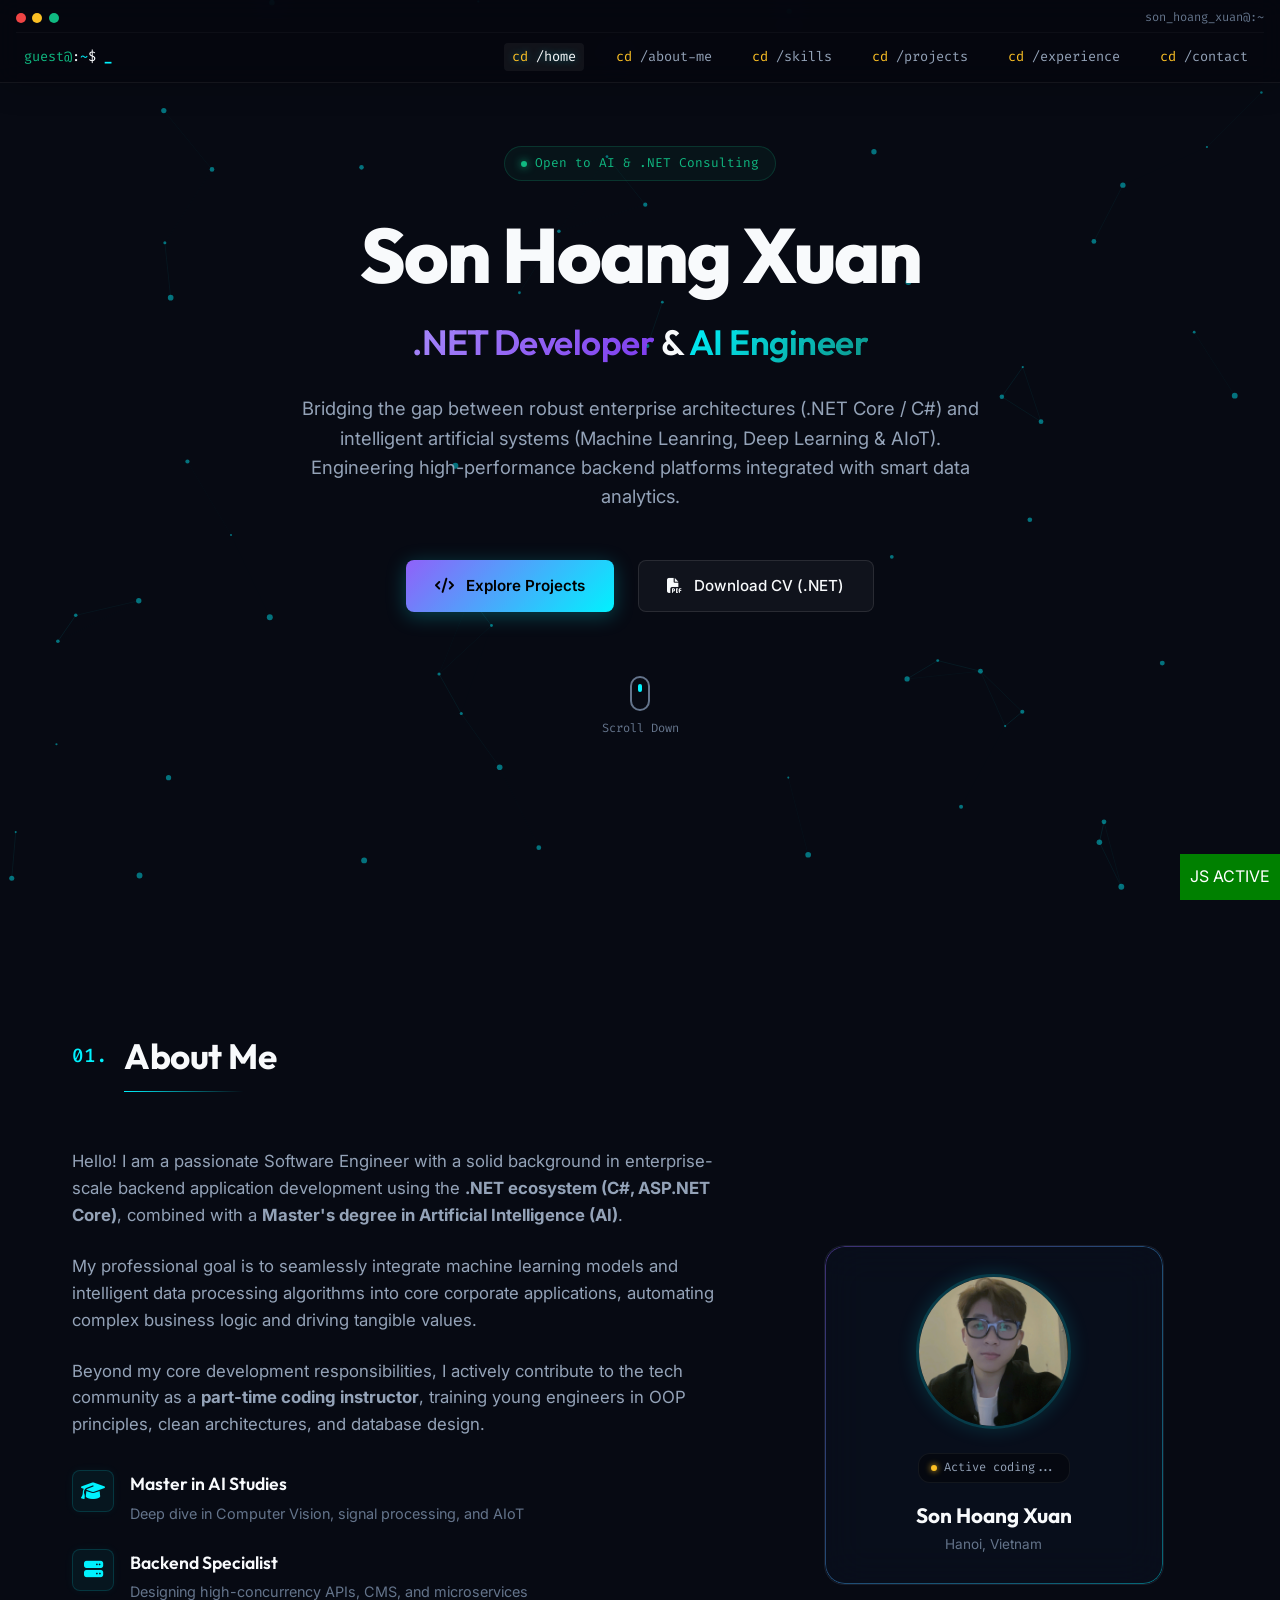
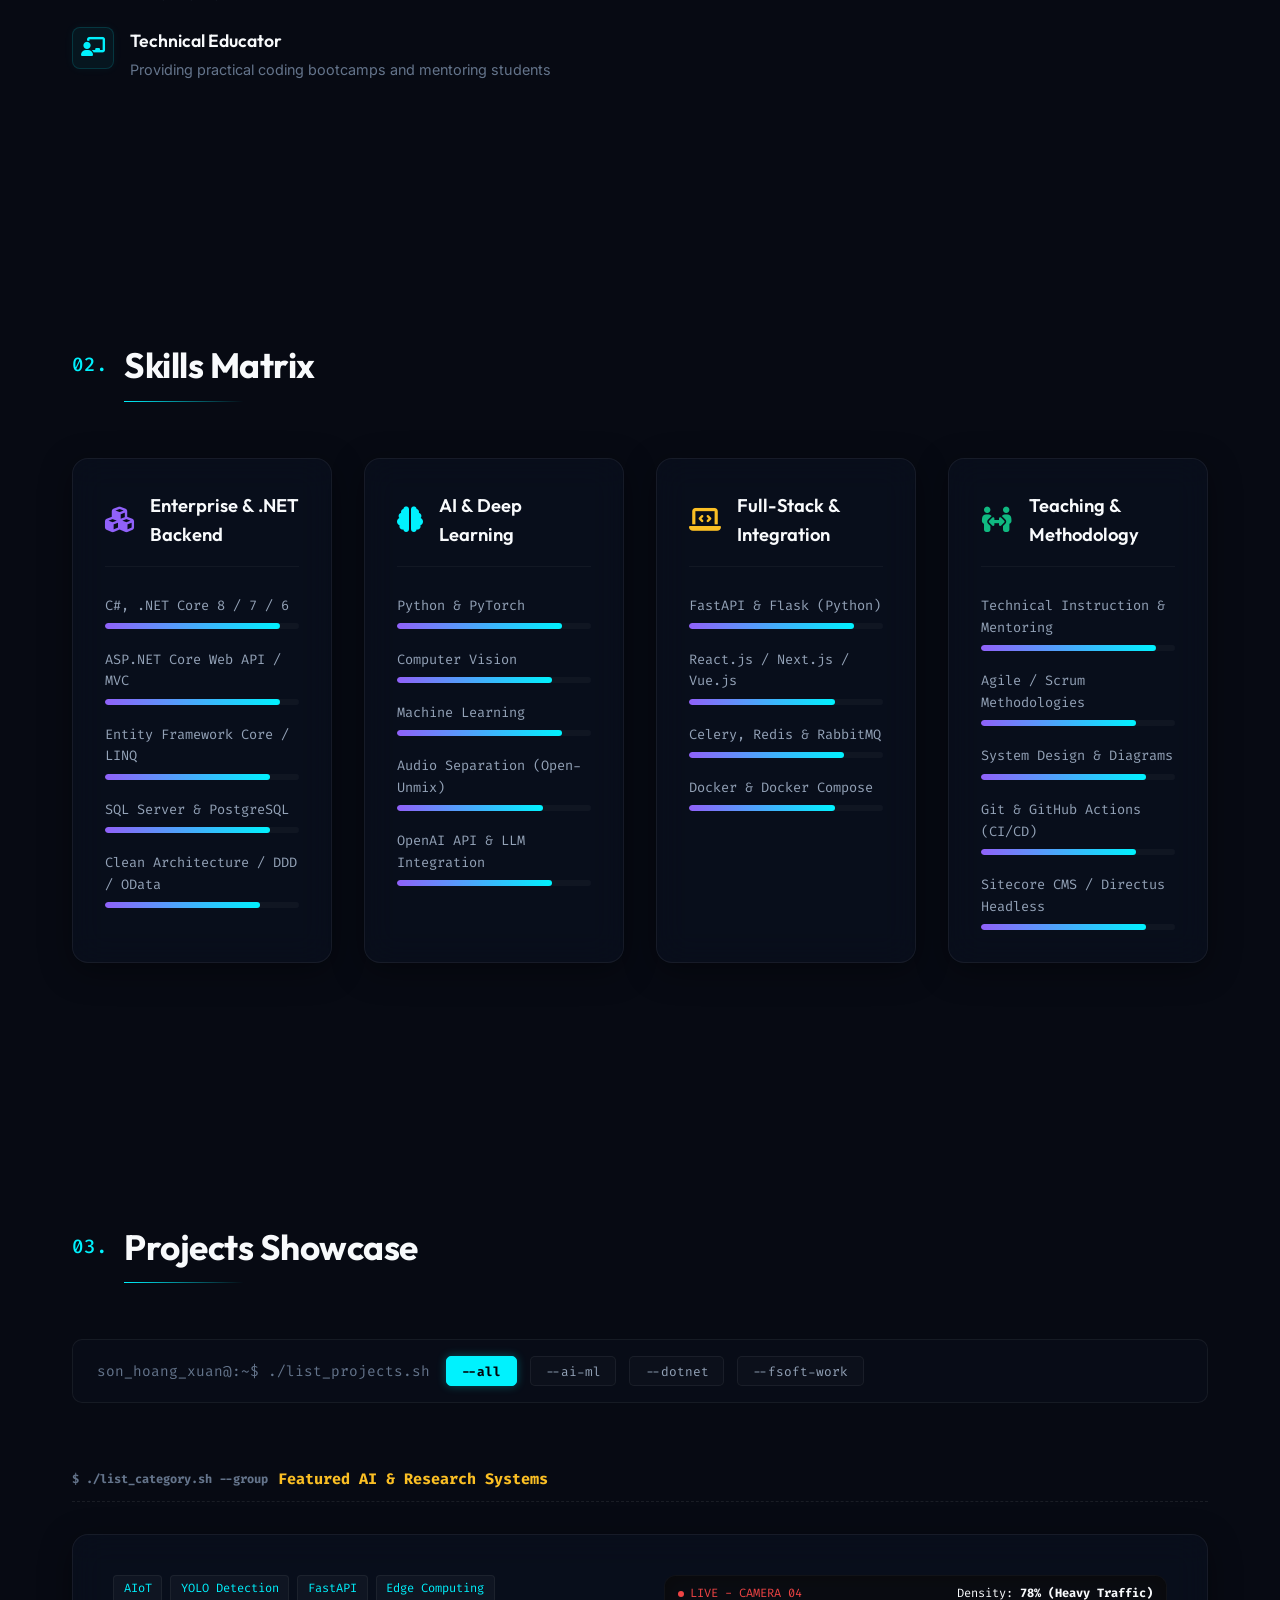
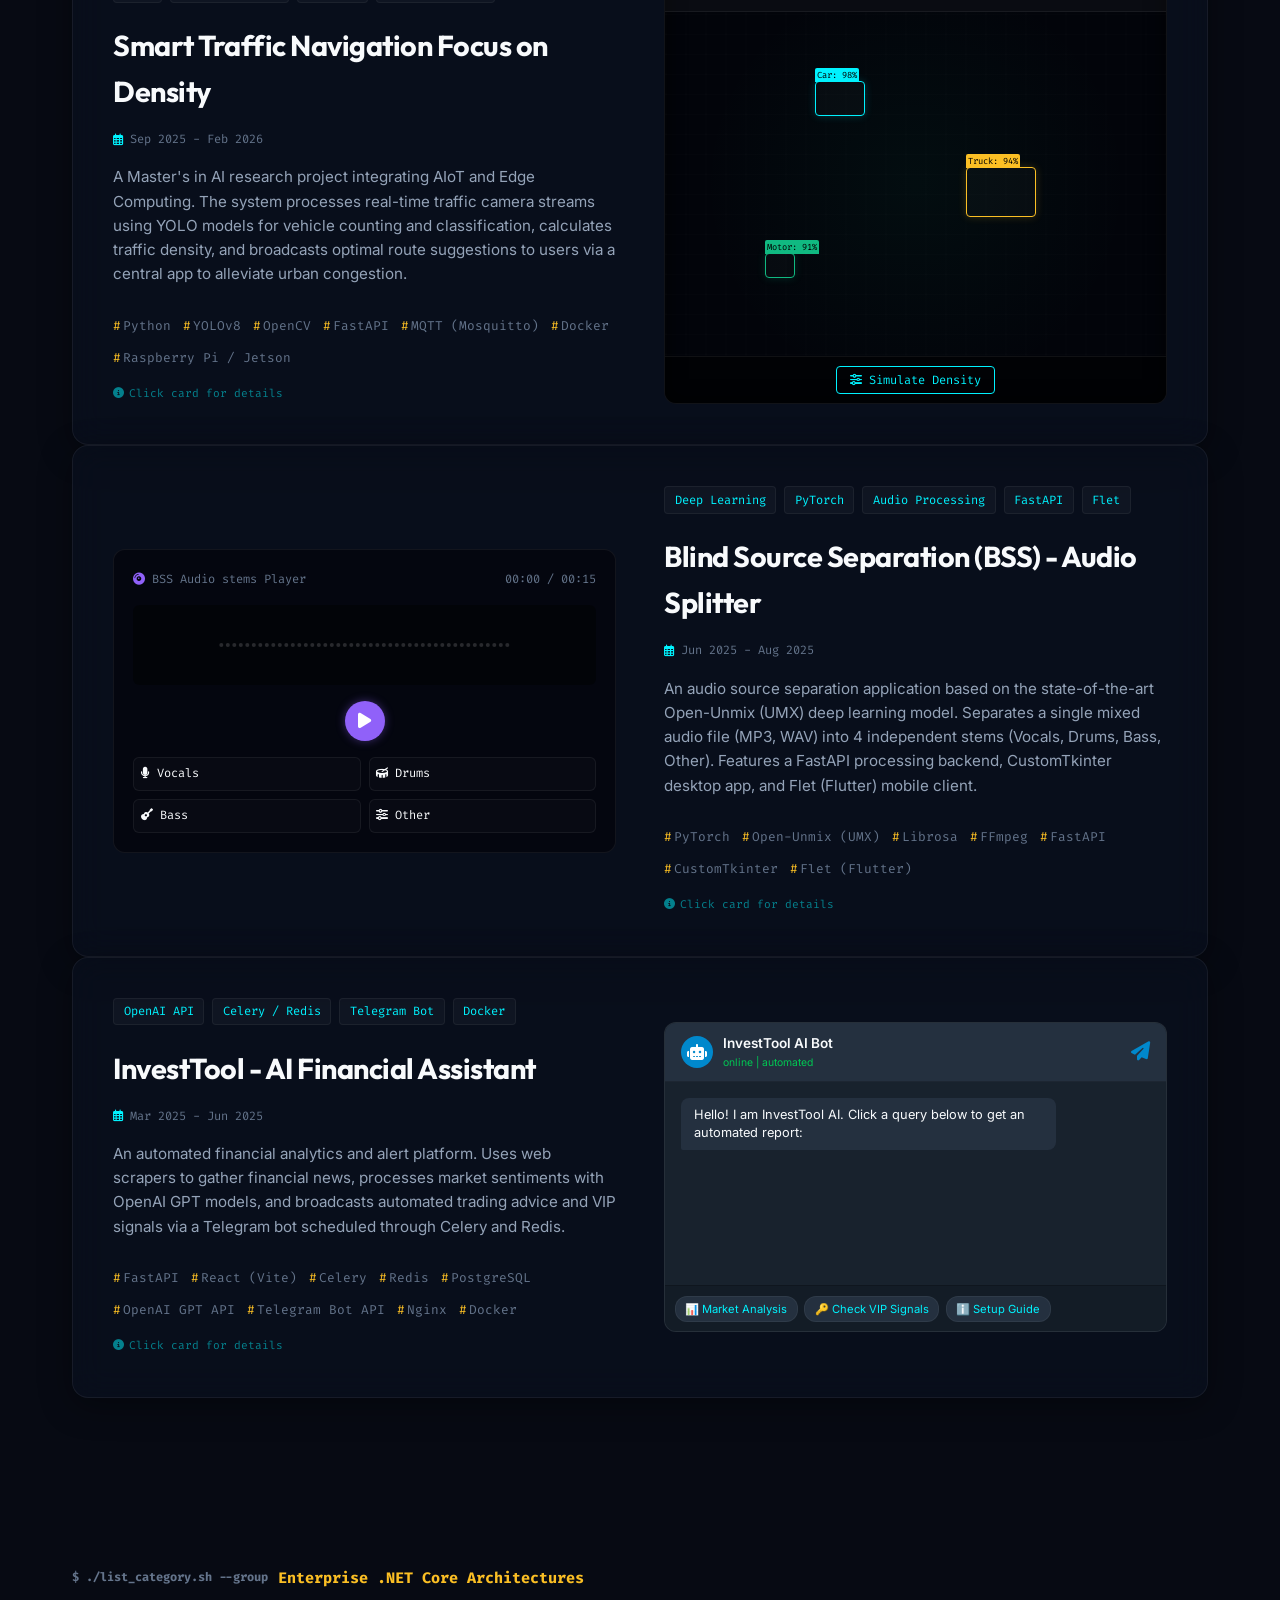
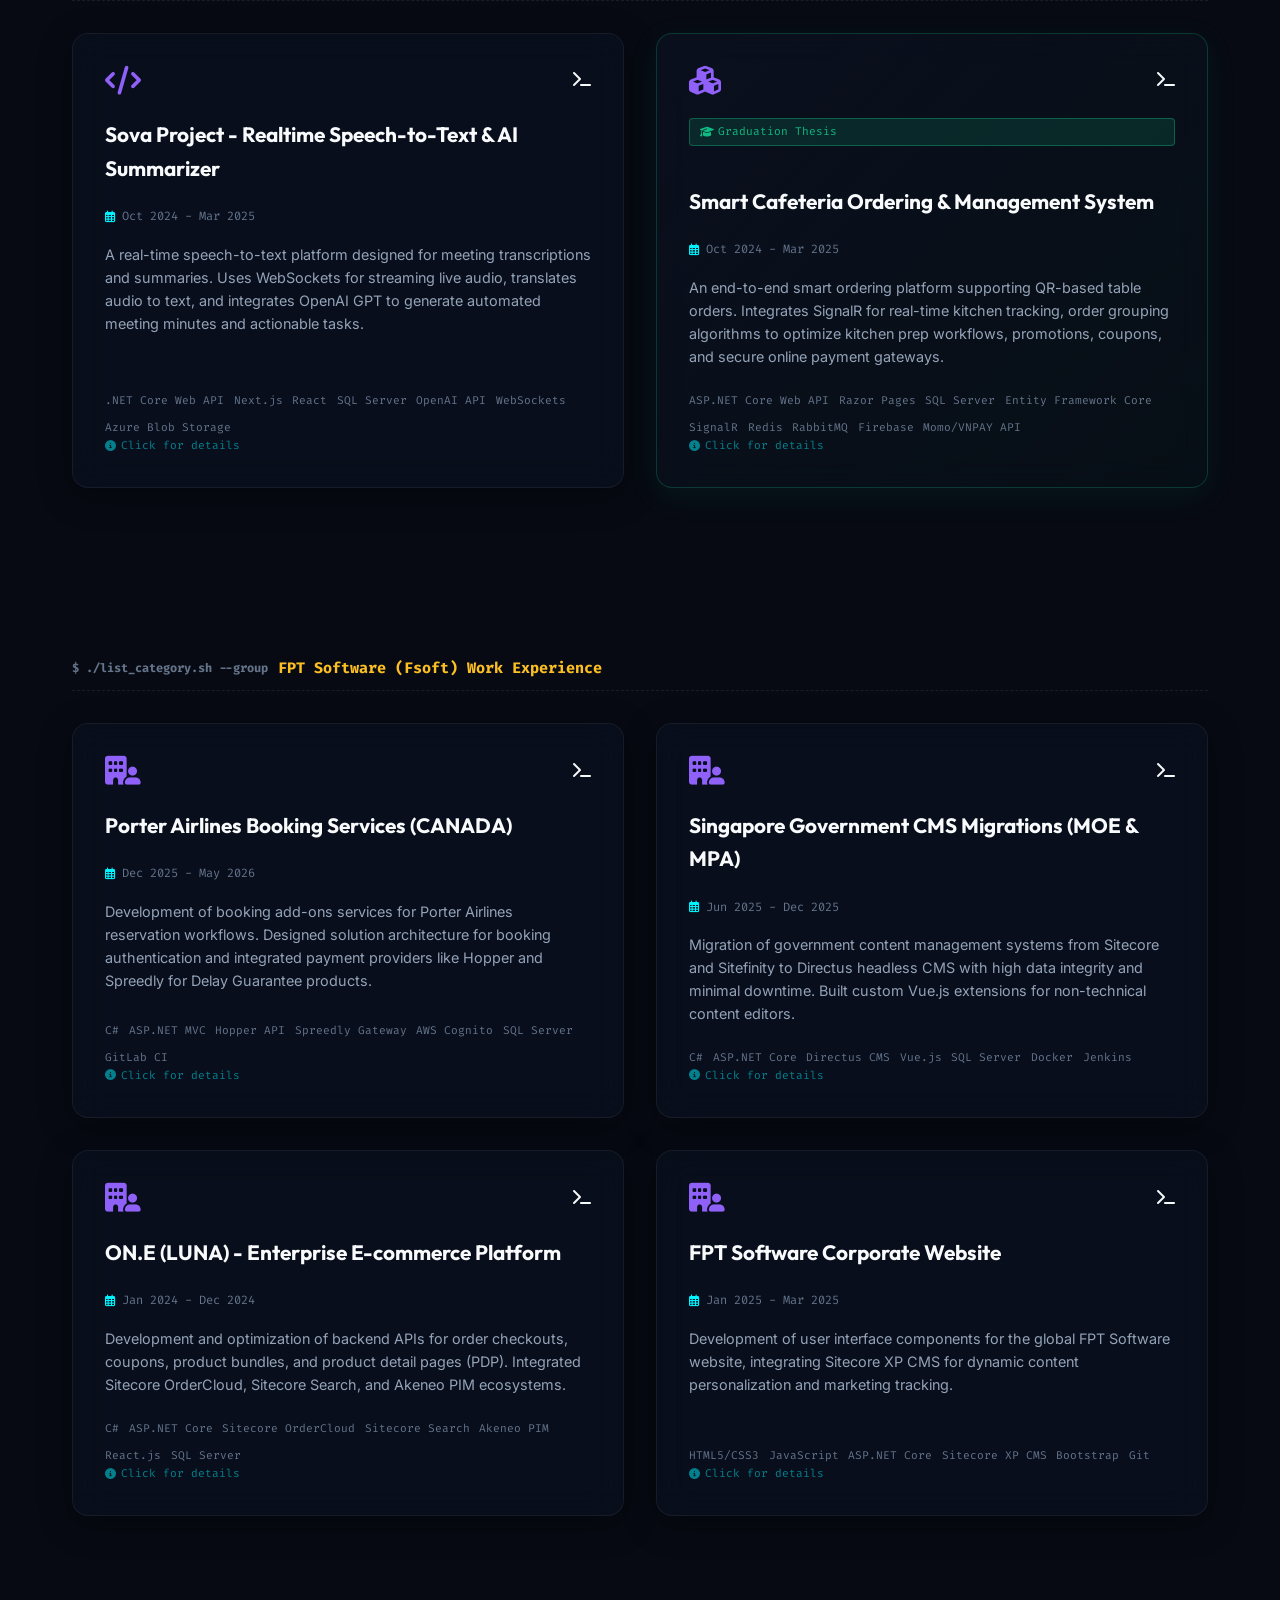
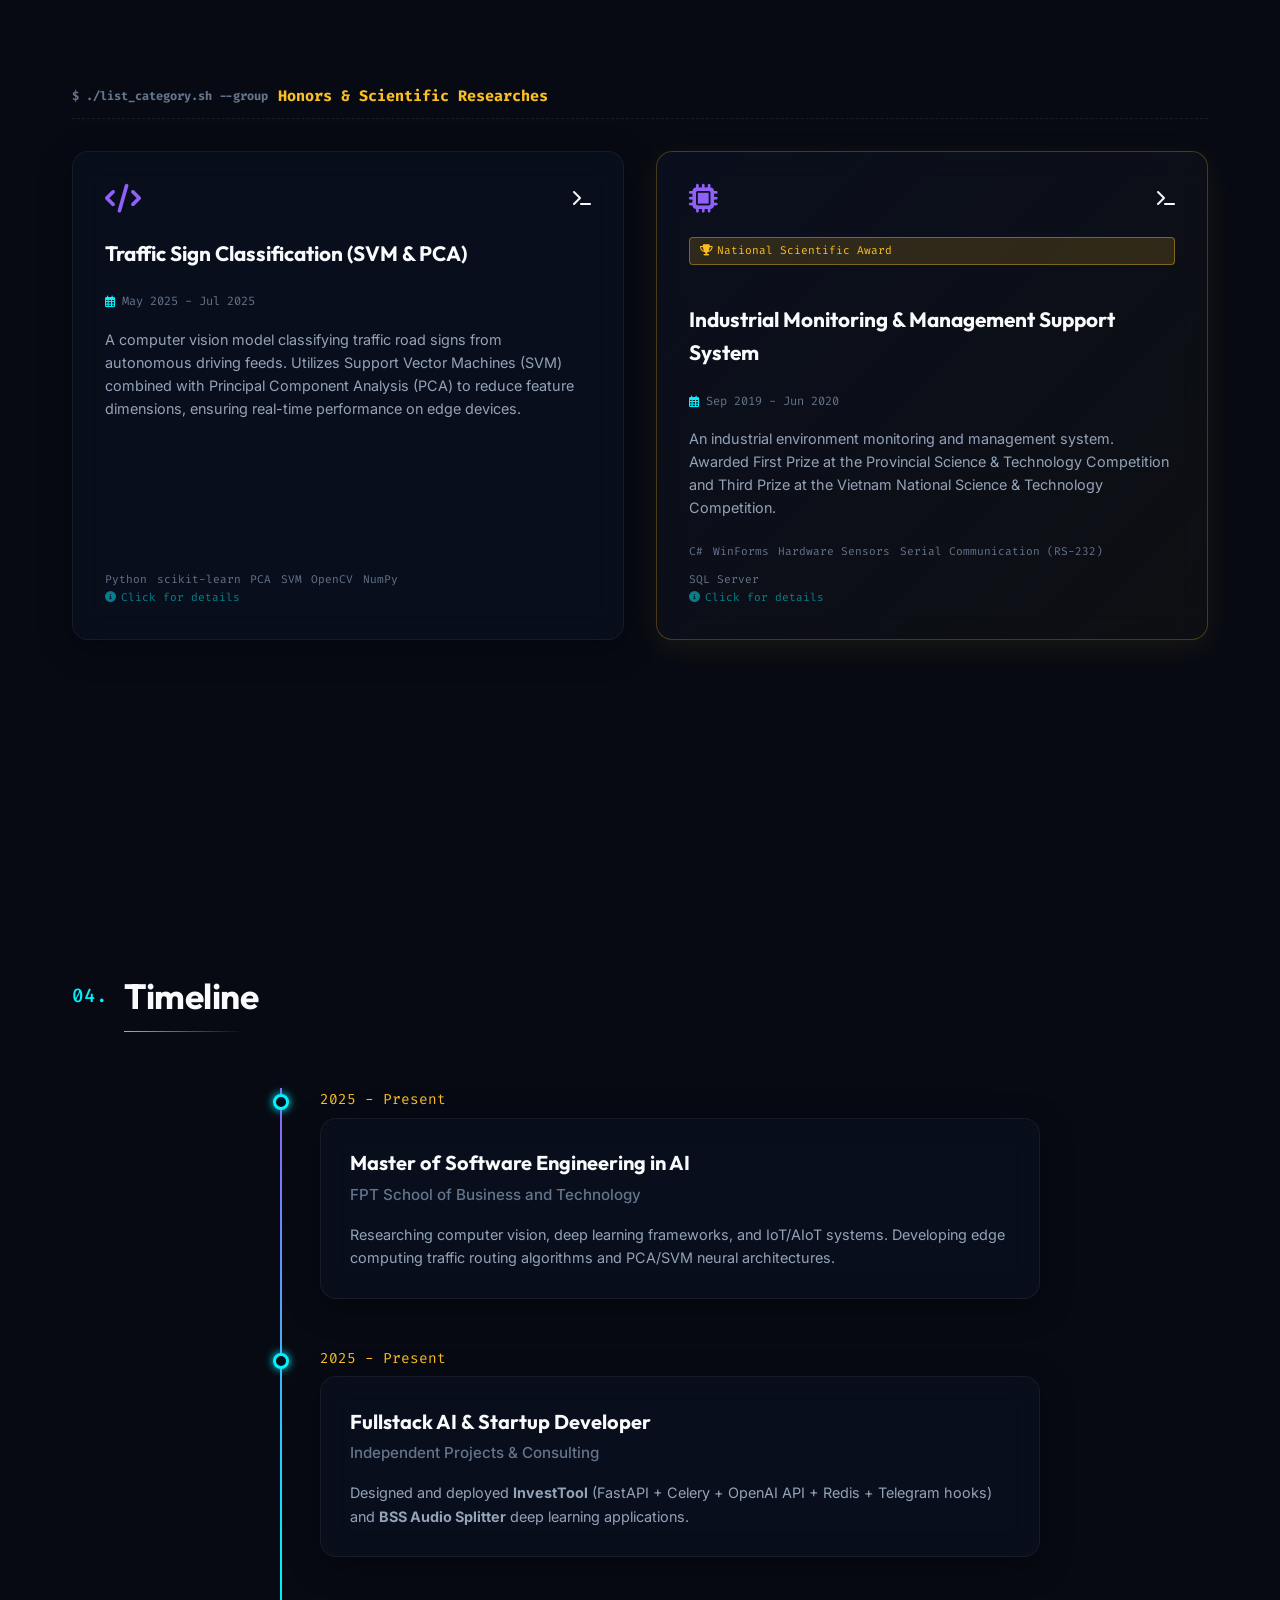
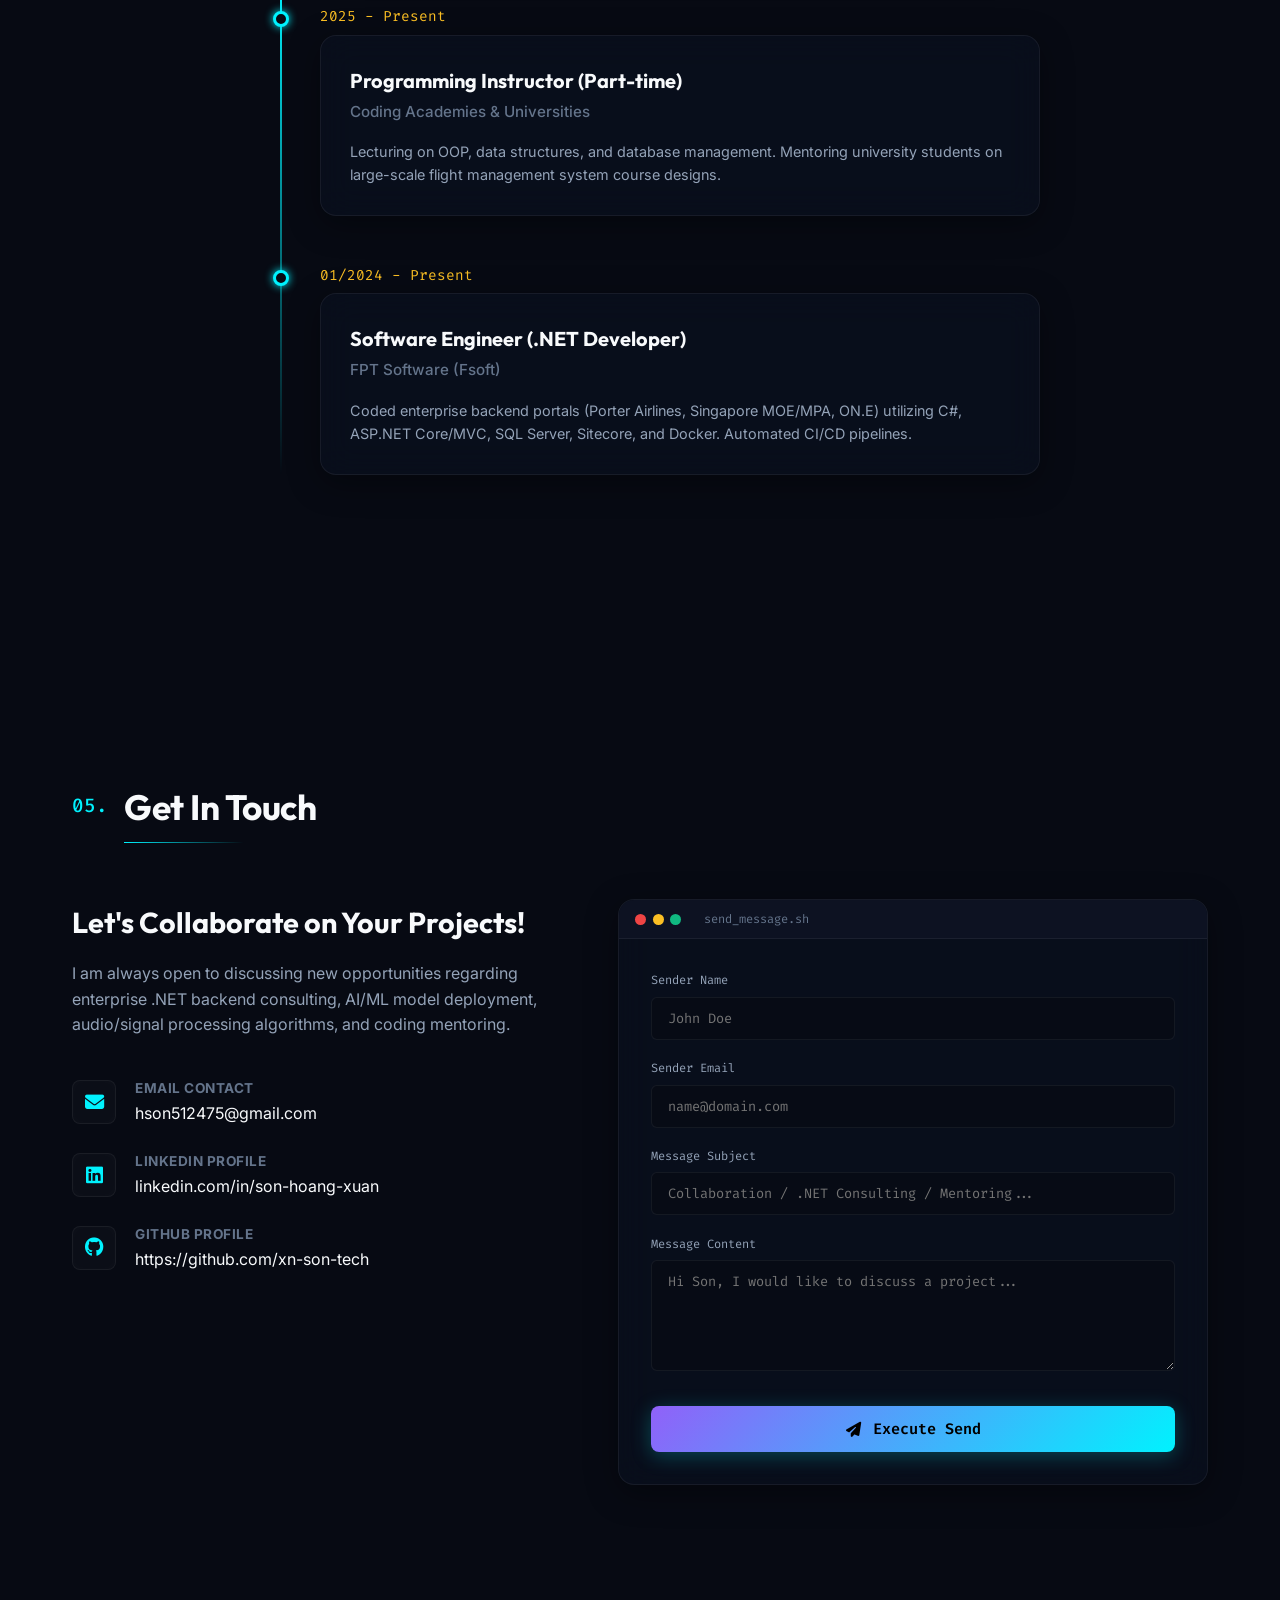
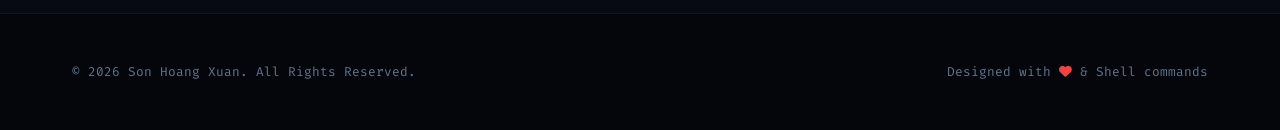
<file: index.html>
<!DOCTYPE html>
<html lang="en">

<head>
    <meta charset="UTF-8">
    <meta name="viewport" content="width=device-width, initial-scale=1.0">
    <title>Son Hoang Xuan | .NET Developer & AI Engineer Portfolio</title>
    <meta name="description"
        content="Personal portfolio of Son Hoang Xuan - Senior .NET Developer & Master of Science in AI candidate. Explore enterprise systems, AIoT integrations, deep learning audio processors, and fintech tools.">
    <!-- Google Fonts -->
    <link rel="preconnect" href="https://fonts.googleapis.com">
    <link rel="preconnect" href="https://fonts.gstatic.com" crossorigin>
    <link
        href="https://fonts.googleapis.com/css2?family=Fira+Code:wght@400;500;700&family=Inter:wght@300;400;500;600;700;800&family=Outfit:wght@400;500;600;700;800&display=swap"
        rel="stylesheet">
    <!-- FontAwesome for Icons -->
    <link rel="stylesheet" href="https://cdnjs.cloudflare.com/ajax/libs/font-awesome/6.4.0/css/all.min.css">
    <!-- Stylesheet -->
    <link rel="stylesheet" href="styles.css">
</head>

<body>
    <!-- Canvas background for AI networking effect -->
    <canvas id="particles-canvas"></canvas>

    <!-- Top Terminal Navigation Bar -->
    <header class="terminal-header" id="terminal-nav">
        <div class="terminal-header-top">
            <div class="terminal-dots">
                <span class="dot red"></span>
                <span class="dot yellow"></span>
                <span class="dot green"></span>
            </div>
            <div class="terminal-title">son_hoang_xuan@:~</div>
        </div>
        <div class="terminal-body-nav">
            <div class="terminal-prompt-line">
                <span class="prompt-user">guest@</span>:<span class="prompt-path">~</span>$ <span id="typing-command"
                    class="typing-text"></span><span class="cursor">_</span>
            </div>
            <nav class="nav-links">
                <a href="#home" class="nav-item" data-cmd="cd /home" id="nav-home-btn"><span
                        class="cmd-prefix">cd</span> /home</a>
                <a href="#about" class="nav-item" data-cmd="cd /about-me" id="nav-about-btn"><span
                        class="cmd-prefix">cd</span> /about-me</a>
                <a href="#skills" class="nav-item" data-cmd="cd /skills" id="nav-skills-btn"><span
                        class="cmd-prefix">cd</span> /skills</a>
                <a href="#projects" class="nav-item" data-cmd="cd /projects" id="nav-projects-btn"><span
                        class="cmd-prefix">cd</span> /projects</a>
                <a href="#experience" class="nav-item" data-cmd="cd /experience" id="nav-exp-btn"><span
                        class="cmd-prefix">cd</span> /experience</a>
                <a href="#contact" class="nav-item" data-cmd="cd /contact" id="nav-contact-btn"><span
                        class="cmd-prefix">cd</span> /contact</a>
            </nav>
        </div>
    </header>

    <main>
        <!-- Hero Section -->
        <section id="home" class="hero-section">
            <div class="container hero-container">
                <div class="hero-badge">
                    <span class="badge-dot"></span> Open to AI & .NET Consulting
                </div>
                <h1 class="hero-title">
                    Son Hoang Xuan
                </h1>
                <h2 class="hero-subtitle">
                    <span class="gradient-text-dotnet">.NET Developer</span> & <span class="gradient-text-ai">AI
                        Engineer</span>
                </h2>
                <p class="hero-tagline">
                    Bridging the gap between robust enterprise architectures (.NET Core / C#) and intelligent artificial
                    systems (Machine Leanring, Deep Learning & AIoT). Engineering high-performance backend platforms
                    integrated with smart data analytics.
                </p>
                <div class="hero-actions">
                    <a href="#projects" class="btn btn-primary" id="btn-hero-projects">
                        <i class="fa-solid fa-code"></i> Explore Projects
                    </a>
                    <a href="Resume .NET - Son Hoang Xuan.pdf" target="_blank" class="btn btn-secondary"
                        id="btn-hero-resume">
                        <i class="fa-solid fa-file-pdf"></i> Download CV (.NET)
                    </a>
                </div>
                <div class="hero-scroll-indicator">
                    <span class="scroll-mouse"><span class="scroll-wheel"></span></span>
                    <span>Scroll Down</span>
                </div>
            </div>
        </section>

        <!-- About Me Section -->
        <section id="about" class="about-section">
            <div class="container">
                <div class="section-header">
                    <span class="section-number">01.</span>
                    <h2 class="section-title">About Me</h2>
                </div>
                <div class="about-grid">
                    <div class="about-info">
                        <p>
                            Hello! I am a passionate Software Engineer with a solid background in enterprise-scale
                            backend application development using the <strong>.NET ecosystem (C#, ASP.NET
                                Core)</strong>, combined with a <strong>Master's degree in Artificial Intelligence
                                (AI)</strong>.
                        </p>
                        <p>
                            My professional goal is to seamlessly integrate machine learning models and intelligent data
                            processing algorithms into core corporate applications, automating complex business logic
                            and driving tangible values.
                        </p>
                        <p>
                            Beyond my core development responsibilities, I actively contribute to the tech community as
                            a <strong>part-time coding instructor</strong>, training young engineers in OOP principles,
                            clean architectures, and database design.
                        </p>
                        <div class="about-highlights">
                            <div class="highlight-item">
                                <span class="highlight-icon"><i class="fa-solid fa-graduation-cap"></i></span>
                                <div>
                                    <h4>Master in AI Studies</h4>
                                    <p>Deep dive in Computer Vision, signal processing, and AIoT</p>
                                </div>
                            </div>
                            <div class="highlight-item">
                                <span class="highlight-icon"><i class="fa-solid fa-server"></i></span>
                                <div>
                                    <h4>Backend Specialist</h4>
                                    <p>Designing high-concurrency APIs, CMS, and microservices</p>
                                </div>
                            </div>
                            <div class="highlight-item">
                                <span class="highlight-icon"><i class="fa-solid fa-chalkboard-user"></i></span>
                                <div>
                                    <h4>Technical Educator</h4>
                                    <p>Providing practical coding bootcamps and mentoring students</p>
                                </div>
                            </div>
                        </div>
                    </div>
                    <div class="about-visual">
                        <div class="avatar-card-container">
                            <div class="avatar-card">
                                <div class="avatar-border-glow"></div>
                                <div class="avatar-inner">
                                    <div class="avatar-img-wrapper">
                                        <img src="z7927591330340_a6363ccd047bcc53fd812f79e1d3f125.jpg"
                                            alt="Son Hoang Xuan" class="avatar-img">
                                    </div>
                                    <div class="avatar-status">
                                        <span class="status-pulse"></span> Active coding...
                                    </div>
                                    <div class="avatar-details">
                                        <h3>Son Hoang Xuan</h3>
                                        <p>Hanoi, Vietnam</p>
                                    </div>
                                </div>
                            </div>
                        </div>
                    </div>
                </div>
            </div>
        </section>

        <!-- Skills Section -->
        <section id="skills" class="skills-section">
            <div class="container">
                <div class="section-header">
                    <span class="section-number">02.</span>
                    <h2 class="section-title">Skills Matrix</h2>
                </div>
                <div class="skills-grid">
                    <!-- Skills Card 1: .NET Backend -->
                    <div class="skills-card glass-card" id="skills-card-dotnet">
                        <div class="skills-card-header">
                            <i class="fa-solid fa-cubes icon-dotnet"></i>
                            <h3>Enterprise & .NET Backend</h3>
                        </div>
                        <ul class="skills-list">
                            <li><span>C#, .NET Core 8 / 7 / 6</span>
                                <div class="progress-bar">
                                    <div class="progress" style="width: 90%"></div>
                                </div>
                            </li>
                            <li><span>ASP.NET Core Web API / MVC</span>
                                <div class="progress-bar">
                                    <div class="progress" style="width: 90%"></div>
                                </div>
                            </li>
                            <li><span>Entity Framework Core / LINQ</span>
                                <div class="progress-bar">
                                    <div class="progress" style="width: 85%"></div>
                                </div>
                            </li>
                            <li><span>SQL Server & PostgreSQL</span>
                                <div class="progress-bar">
                                    <div class="progress" style="width: 85%"></div>
                                </div>
                            </li>
                            <li><span>Clean Architecture / DDD / OData</span>
                                <div class="progress-bar">
                                    <div class="progress" style="width: 80%"></div>
                                </div>
                            </li>
                        </ul>
                    </div>

                    <!-- Skills Card 2: AI & Machine Learning -->
                    <div class="skills-card glass-card" id="skills-card-ai">
                        <div class="skills-card-header">
                            <i class="fa-solid fa-brain icon-ai"></i>
                            <h3>AI & Deep Learning</h3>
                        </div>
                        <ul class="skills-list">
                            <li><span>Python & PyTorch</span>
                                <div class="progress-bar">
                                    <div class="progress" style="width: 85%"></div>
                                </div>
                            </li>
                            <li><span>Computer Vision</span>
                                <div class="progress-bar">
                                    <div class="progress" style="width: 80%"></div>
                                </div>
                            </li>
                            <li><span>Machine Learning</span>
                                <div class="progress-bar">
                                    <div class="progress" style="width: 85%"></div>
                                </div>
                            </li>
                            <li><span>Audio Separation (Open-Unmix)</span>
                                <div class="progress-bar">
                                    <div class="progress" style="width: 75%"></div>
                                </div>
                            </li>
                            <li><span>OpenAI API & LLM Integration</span>
                                <div class="progress-bar">
                                    <div class="progress" style="width: 80%"></div>
                                </div>
                            </li>
                        </ul>
                    </div>

                    <!-- Skills Card 3: Full Stack & System -->
                    <div class="skills-card glass-card" id="skills-card-fullstack">
                        <div class="skills-card-header">
                            <i class="fa-solid fa-laptop-code icon-fs"></i>
                            <h3>Full-Stack & Integration</h3>
                        </div>
                        <ul class="skills-list">
                            <li><span>FastAPI & Flask (Python)</span>
                                <div class="progress-bar">
                                    <div class="progress" style="width: 85%"></div>
                                </div>
                            </li>
                            <li><span>React.js / Next.js / Vue.js</span>
                                <div class="progress-bar">
                                    <div class="progress" style="width: 75%"></div>
                                </div>
                            </li>
                            <li><span>Celery, Redis & RabbitMQ</span>
                                <div class="progress-bar">
                                    <div class="progress" style="width: 80%"></div>
                                </div>
                            </li>
                            <li><span>Docker & Docker Compose</span>
                                <div class="progress-bar">
                                    <div class="progress" style="width: 75%"></div>
                                </div>
                            </li>
                        </ul>
                    </div>

                    <!-- Skills Card 4: Education & Soft Skills -->
                    <div class="skills-card glass-card" id="skills-card-soft">
                        <div class="skills-card-header">
                            <i class="fa-solid fa-people-arrows icon-soft"></i>
                            <h3>Teaching & Methodology</h3>
                        </div>
                        <ul class="skills-list">
                            <li><span>Technical Instruction & Mentoring</span>
                                <div class="progress-bar">
                                    <div class="progress" style="width: 90%"></div>
                                </div>
                            </li>
                            <li><span>Agile / Scrum Methodologies</span>
                                <div class="progress-bar">
                                    <div class="progress" style="width: 80%"></div>
                                </div>
                            </li>
                            <li><span>System Design & Diagrams</span>
                                <div class="progress-bar">
                                    <div class="progress" style="width: 85%"></div>
                                </div>
                            </li>
                            <li><span>Git & GitHub Actions (CI/CD)</span>
                                <div class="progress-bar">
                                    <div class="progress" style="width: 80%"></div>
                                </div>
                            </li>
                            <li><span>Sitecore CMS / Directus Headless</span>
                                <div class="progress-bar">
                                    <div class="progress" style="width: 85%"></div>
                                </div>
                            </li>
                        </ul>
                    </div>
                </div>
            </div>
        </section>

        <!-- Projects Section -->
        <section id="projects" class="projects-section">
            <div class="container">
                <div class="section-header">
                    <span class="section-number">03.</span>
                    <h2 class="section-title">Projects Showcase</h2>
                </div>

                <!-- Projects Filter Bar styled like terminal flags -->
                <div class="projects-filter-bar">
                    <span class="filter-prompt">son_hoang_xuan@:~$ ./list_projects.sh</span>
                    <div class="filter-options">
                        <button class="filter-btn active" data-filter="all">--all</button>
                        <button class="filter-btn" data-filter="ai-ml">--ai-ml</button>
                        <button class="filter-btn" data-filter="dotnet">--dotnet</button>
                        <button class="filter-btn" data-filter="fsoft">--fsoft-work</button>
                    </div>
                </div>

                <div class="projects-container" id="projects-container">
                    <!-- Featured and minor projects will be loaded dynamically via script.js -->
                </div>
            </div>
        </section>

        <!-- Experience & Education Section -->
        <section id="experience" class="experience-section">
            <div class="container">
                <div class="section-header">
                    <span class="section-number">04.</span>
                    <h2 class="section-title">Timeline</h2>
                </div>
                <div class="timeline">
                    <!-- Item 1: Master AI -->
                    <div class="timeline-item">
                        <div class="timeline-dot"></div>
                        <div class="timeline-date">2025 - Present</div>
                        <div class="timeline-content glass-card">
                            <h3>Master of Software Engineering in AI</h3>
                            <h4>FPT School of Business and Technology</h4>
                            <p>
                                Researching computer vision, deep learning frameworks, and IoT/AIoT systems. Developing
                                edge computing traffic routing algorithms and PCA/SVM neural architectures.
                            </p>
                        </div>
                    </div>

                    <!-- Item 2: Freelance Startup & Consulting -->
                    <div class="timeline-item">
                        <div class="timeline-dot"></div>
                        <div class="timeline-date">2025 - Present</div>
                        <div class="timeline-content glass-card">
                            <h3>Fullstack AI & Startup Developer</h3>
                            <h4>Independent Projects & Consulting</h4>
                            <p>
                                Designed and deployed <strong>InvestTool</strong> (FastAPI + Celery + OpenAI API + Redis
                                + Telegram hooks) and <strong>BSS Audio Splitter</strong> deep learning applications.
                            </p>
                        </div>
                    </div>

                    <!-- Item 3: Programming Instructor -->
                    <div class="timeline-item">
                        <div class="timeline-dot"></div>
                        <div class="timeline-date">2025 - Present</div>
                        <div class="timeline-content glass-card">
                            <h3>Programming Instructor (Part-time)</h3>
                            <h4>Coding Academies & Universities</h4>
                            <p>
                                Lecturing on OOP, data structures, and database management. Mentoring university
                                students on large-scale flight management system course designs.
                            </p>
                        </div>
                    </div>

                    <!-- Item 4: Fsoft -->
                    <div class="timeline-item">
                        <div class="timeline-dot"></div>
                        <div class="timeline-date">01/2024 - Present</div>
                        <div class="timeline-content glass-card">
                            <h3>Software Engineer (.NET Developer)</h3>
                            <h4>FPT Software (Fsoft)</h4>
                            <p>
                                Coded enterprise backend portals (Porter Airlines, Singapore MOE/MPA, ON.E) utilizing
                                C#, ASP.NET Core/MVC, SQL Server, Sitecore, and Docker. Automated CI/CD pipelines.
                            </p>
                        </div>
                    </div>
                </div>
            </div>
        </section>

        <!-- Contact Section -->
        <section id="contact" class="contact-section">
            <div class="container">
                <div class="section-header">
                    <span class="section-number">05.</span>
                    <h2 class="section-title">Get In Touch</h2>
                </div>
                <div class="contact-grid">
                    <div class="contact-info">
                        <h3>Let's Collaborate on Your Projects!</h3>
                        <p>
                            I am always open to discussing new opportunities regarding enterprise .NET backend
                            consulting, AI/ML model deployment, audio/signal processing algorithms, and coding
                            mentoring.
                        </p>
                        <div class="contact-details-list">
                            <div class="contact-detail-item">
                                <span class="icon"><i class="fa-solid fa-envelope"></i></span>
                                <div>
                                    <h4>Email Contact</h4>
                                    <p><a href="mailto:hson512475@gmail.com">hson512475@gmail.com</a></p>
                                </div>
                            </div>
                            <div class="contact-detail-item">
                                <span class="icon"><i class="fa-brands fa-linkedin"></i></span>
                                <div>
                                    <h4>LinkedIn Profile</h4>
                                    <p><a href="https://www.linkedin.com/in/son-hoang-xuan-a62863238/"
                                            target="_blank">linkedin.com/in/son-hoang-xuan</a></p>
                                </div>
                            </div>
                            <div class="contact-detail-item">
                                <span class="icon"><i class="fa-brands fa-github"></i></span>
                                <div>
                                    <h4>GitHub Profile</h4>
                                    <p><a href="https://github.com/xn-son-tech"
                                            target="_blank">https://github.com/xn-son-tech</a></p>
                                </div>
                            </div>
                        </div>
                    </div>
                    <div class="contact-form-container glass-card">
                        <div class="form-terminal-top">
                            <span class="term-btn term-close"></span>
                            <span class="term-btn term-min"></span>
                            <span class="term-btn term-max"></span>
                            <span class="term-tab">send_message.sh</span>
                        </div>
                        <form id="contact-form" class="contact-form">
                            <div class="form-group">
                                <label for="form-name">Sender Name</label>
                                <input type="text" id="form-name" required placeholder="John Doe">
                            </div>
                            <div class="form-group">
                                <label for="form-email">Sender Email</label>
                                <input type="email" id="form-email" required placeholder="name@domain.com">
                            </div>
                            <div class="form-group">
                                <label for="form-subject">Message Subject</label>
                                <input type="text" id="form-subject" required
                                    placeholder="Collaboration / .NET Consulting / Mentoring...">
                            </div>
                            <div class="form-group">
                                <label for="form-message">Message Content</label>
                                <textarea id="form-message" rows="5" required
                                    placeholder="Hi Son, I would like to discuss a project..."></textarea>
                            </div>
                            <button type="submit" class="btn btn-primary btn-submit" id="btn-submit-contact">
                                <i class="fa-solid fa-paper-plane"></i> Execute Send
                            </button>
                        </form>
                        <div id="form-success-msg" class="form-success-terminal-output hidden">
                            <span class="success-prefix">guest@:~$</span> ./send_message.sh --success<br>
                            <span class="success-txt">[INFO] Initiating mail dispatch to
                                sonhx.dotnet.ai@gmail.com...</span><br>
                            <span class="success-txt">[OK] Message successfully sent! Thank you, Son will contact you
                                shortly.</span>
                        </div>
                    </div>
                </div>
            </div>
        </section>
    </main>

    <footer class="footer">
        <div class="container footer-container">
            <p>&copy; 2026 Son Hoang Xuan. All Rights Reserved.</p>
            <p class="footer-designed-by">Designed with <i class="fa-solid fa-heart neon-heart"></i> & Shell commands
            </p>
        </div>
    </footer>

    <!-- Terminal Project Details Modal -->
    <div id="project-details-modal" class="modal-overlay hidden">
        <div class="terminal-modal glass-card">
            <div class="terminal-header-top">
                <div class="terminal-dots">
                    <span class="dot red" id="modal-close-dot"></span>
                    <span class="dot yellow"></span>
                    <span class="dot green"></span>
                </div>
                <div class="terminal-title">son_hoang_xuan@:~/view_project_details.sh</div>
            </div>
            <div class="terminal-modal-body">
                <div class="terminal-prompt-line">
                    <span class="prompt-user">guest@</span>:<span class="prompt-path">~</span>$
                    ./view_project_details.sh --id <span id="modal-project-id-arg"></span>
                </div>
                <div class="modal-project-content" id="modal-project-content">
                    <!-- Loaded dynamically via script.js -->
                </div>
                <div class="modal-actions">
                    <button class="btn btn-secondary btn-modal-close" id="btn-modal-close"><i
                            class="fa-solid fa-square-xmark"></i> Close Terminal</button>
                </div>
            </div>
        </div>
    </div>

    <!-- Script file -->
    <script src="script.js?v=1.0.2"></script>
    <script>
        console.log("Inline test script executed!");
        function initTest() {
            console.log("DOMContentLoaded from inline script");
            const testDiv = document.createElement("div");
            testDiv.id = "test-js-indicator";
            testDiv.style.position = "fixed";
            testDiv.style.bottom = "0";
            testDiv.style.right = "0";
            testDiv.style.background = "green";
            testDiv.style.color = "white";
            testDiv.style.zIndex = "99999";
            testDiv.style.padding = "10px";
            testDiv.innerText = "JS ACTIVE";
            document.body.appendChild(testDiv);
        }
        if (document.readyState === "loading") {
            document.addEventListener("DOMContentLoaded", initTest);
        } else {
            initTest();
        }
    </script>
</body>

</html>
</file>
<file: styles.css>
/* --- DESIGN SYSTEM & CSS VARIABLES --- */
:root {
    --bg-dark: #070a13;
    --bg-dark-rgb: 7, 10, 19;
    --bg-card: rgba(13, 20, 38, 0.45);
    --bg-terminal: rgba(5, 7, 15, 0.85);
    --border-color: rgba(255, 255, 255, 0.06);
    --border-glow: rgba(6, 182, 212, 0.15);
    
    /* Neon Colors */
    --color-dotnet: #9061f9;
    --color-dotnet-glow: rgba(144, 97, 249, 0.4);
    --color-ai: #00f2fe;
    --color-ai-glow: rgba(0, 242, 254, 0.4);
    --color-neon-green: #10b981;
    --color-neon-green-glow: rgba(16, 185, 129, 0.3);
    --color-yellow: #fbbf24;
    --color-red: #ef4444;
    
    /* Text Colors */
    --text-primary: #f8fafc;
    --text-secondary: #94a3b8;
    --text-muted: #64748b;
    
    /* Fonts */
    --font-sans: 'Inter', -apple-system, BlinkMacSystemFont, "Segoe UI", Roboto, sans-serif;
    --font-title: 'Outfit', sans-serif;
    --font-mono: 'Fira Code', 'Courier New', monospace;
    
    /* Structure */
    --container-max-width: 1200px;
    --header-height: 80px;
    --transition-smooth: all 0.4s cubic-bezier(0.16, 1, 0.3, 1);
}

/* --- BASE STYLES & RESET --- */
* {
    margin: 0;
    padding: 0;
    box-sizing: border-box;
    scroll-behavior: smooth;
}

body {
    background-color: var(--bg-dark);
    color: var(--text-primary);
    font-family: var(--font-sans);
    line-height: 1.6;
    overflow-x: hidden;
    position: relative;
}

#particles-canvas {
    position: fixed;
    top: 0;
    left: 0;
    width: 100vw;
    height: 100vh;
    z-index: -1;
    pointer-events: none;
}

.container {
    width: 100%;
    max-width: var(--container-max-width);
    margin: 0 auto;
    padding: 0 2rem;
}

section {
    padding: 8rem 0;
    position: relative;
}

a {
    color: inherit;
    text-decoration: none;
    transition: var(--transition-smooth);
}

button {
    font-family: inherit;
    cursor: pointer;
    border: none;
    outline: none;
    background: none;
}

/* --- SCROLLBAR --- */
::-webkit-scrollbar {
    width: 8px;
}

::-webkit-scrollbar-track {
    background: var(--bg-dark);
}

::-webkit-scrollbar-thumb {
    background: rgba(255, 255, 255, 0.1);
    border-radius: 4px;
}

::-webkit-scrollbar-thumb:hover {
    background: var(--color-ai);
}

/* --- GLASSMORPHISM CARD --- */
.glass-card {
    background: var(--bg-card);
    backdrop-filter: blur(16px);
    -webkit-backdrop-filter: blur(16px);
    border: 1px solid var(--border-color);
    border-radius: 16px;
    box-shadow: 0 8px 32px 0 rgba(0, 0, 0, 0.37);
    transition: var(--transition-smooth);
}

.glass-card:hover {
    border-color: rgba(6, 182, 212, 0.25);
    box-shadow: 0 12px 40px 0 rgba(6, 182, 212, 0.1);
    transform: translateY(-4px);
}

/* --- BUTTONS --- */
.btn {
    display: inline-flex;
    align-items: center;
    gap: 0.75rem;
    padding: 0.8rem 1.8rem;
    border-radius: 8px;
    font-size: 0.95rem;
    font-weight: 500;
    transition: var(--transition-smooth);
}

.btn-primary {
    background: linear-gradient(135deg, var(--color-dotnet) 0%, var(--color-ai) 100%);
    color: #000;
    font-weight: 600;
    box-shadow: 0 4px 20px rgba(0, 242, 254, 0.25);
}

.btn-primary:hover {
    transform: translateY(-2px);
    box-shadow: 0 6px 25px rgba(0, 242, 254, 0.45);
}

.btn-secondary {
    background: rgba(255, 255, 255, 0.04);
    border: 1px solid rgba(255, 255, 255, 0.1);
    color: var(--text-primary);
}

.btn-secondary:hover {
    background: rgba(255, 255, 255, 0.08);
    border-color: var(--color-ai);
    box-shadow: 0 4px 15px rgba(0, 242, 254, 0.1);
}

/* --- SECTION HEADER --- */
.section-header {
    display: flex;
    align-items: center;
    gap: 1rem;
    margin-bottom: 4rem;
}

.section-number {
    font-family: var(--font-mono);
    color: var(--color-ai);
    font-size: 1.2rem;
    font-weight: 500;
}

.section-title {
    font-family: var(--font-title);
    font-size: 2.2rem;
    font-weight: 700;
    position: relative;
    letter-spacing: -0.5px;
}

.section-title::after {
    content: '';
    display: block;
    width: 120px;
    height: 1px;
    background: linear-gradient(90deg, var(--color-ai), transparent);
    position: absolute;
    bottom: -8px;
    left: 0;
}

/* --- HEADER / TERMINAL NAVIGATION --- */
.terminal-header {
    position: fixed;
    top: 0;
    left: 0;
    width: 100%;
    z-index: 1000;
    background: var(--bg-terminal);
    backdrop-filter: blur(12px);
    -webkit-backdrop-filter: blur(12px);
    border-bottom: 1px solid var(--border-color);
    box-shadow: 0 4px 30px rgba(0, 0, 0, 0.2);
    font-family: var(--font-mono);
    padding: 0.5rem 1rem;
}

.terminal-header-top {
    display: flex;
    align-items: center;
    justify-content: space-between;
    padding-bottom: 0.3rem;
    border-bottom: 1px solid rgba(255, 255, 255, 0.03);
    margin-bottom: 0.4rem;
}

.terminal-dots {
    display: flex;
    gap: 0.4rem;
}

.dot {
    width: 10px;
    height: 10px;
    border-radius: 50%;
}

.dot.red { background-color: var(--color-red); }
.dot.yellow { background-color: var(--color-yellow); }
.dot.green { background-color: var(--color-neon-green); }

.terminal-title {
    font-size: 0.75rem;
    color: var(--text-muted);
}

.terminal-body-nav {
    display: flex;
    justify-content: space-between;
    align-items: center;
    flex-wrap: wrap;
    gap: 1rem;
    padding: 0.2rem 0.5rem;
}

.terminal-prompt-line {
    font-size: 0.85rem;
    color: var(--text-primary);
}

.prompt-user {
    color: var(--color-neon-green);
}

.prompt-path {
    color: var(--color-ai);
}

.cursor {
    animation: blink 1s step-end infinite;
    color: var(--color-ai);
    font-weight: bold;
}

@keyframes blink {
    from, to { opacity: 1; }
    50% { opacity: 0; }
}

.nav-links {
    display: flex;
    gap: 1.5rem;
}

.nav-item {
    font-size: 0.85rem;
    color: var(--text-secondary);
    padding: 0.2rem 0.5rem;
    border-radius: 4px;
}

.nav-item:hover, .nav-item.active {
    color: var(--text-primary);
    background: rgba(255, 255, 255, 0.05);
    text-shadow: 0 0 8px rgba(0, 242, 254, 0.4);
}

.cmd-prefix {
    color: var(--color-yellow);
}

/* --- HERO SECTION --- */
.hero-section {
    min-height: 100vh;
    display: flex;
    align-items: center;
    justify-content: center;
    padding-top: calc(var(--header-height) + 2rem);
}

.hero-container {
    display: flex;
    flex-direction: column;
    align-items: center;
    text-align: center;
}

.hero-badge {
    background: rgba(16, 185, 129, 0.06);
    border: 1px solid rgba(16, 185, 129, 0.2);
    color: var(--color-neon-green);
    padding: 0.4rem 1rem;
    border-radius: 20px;
    font-size: 0.8rem;
    font-family: var(--font-mono);
    display: flex;
    align-items: center;
    gap: 0.5rem;
    margin-bottom: 2rem;
}

.badge-dot {
    width: 6px;
    height: 6px;
    background-color: var(--color-neon-green);
    border-radius: 50%;
    box-shadow: 0 0 8px var(--color-neon-green);
    animation: pulse 2s infinite;
}

@keyframes pulse {
    0% { transform: scale(0.9); box-shadow: 0 0 0 0 rgba(16, 185, 129, 0.4); }
    70% { transform: scale(1.1); box-shadow: 0 0 0 8px rgba(16, 185, 129, 0); }
    100% { transform: scale(0.9); box-shadow: 0 0 0 0 rgba(16, 185, 129, 0); }
}

.hero-title {
    font-family: var(--font-title);
    font-size: 4.8rem;
    font-weight: 800;
    line-height: 1.1;
    letter-spacing: -2px;
    margin-bottom: 1rem;
}

.hero-subtitle {
    font-family: var(--font-title);
    font-size: 2.2rem;
    font-weight: 600;
    margin-bottom: 1.5rem;
    letter-spacing: -0.5px;
}

.gradient-text-dotnet {
    background: linear-gradient(135deg, #a78bfa, #7c3aed);
    -webkit-background-clip: text;
    -webkit-text-fill-color: transparent;
}

.gradient-text-ai {
    background: linear-gradient(135deg, var(--color-ai), #0d9488);
    -webkit-background-clip: text;
    -webkit-text-fill-color: transparent;
}

.hero-tagline {
    font-size: 1.15rem;
    color: var(--text-secondary);
    max-width: 700px;
    margin-bottom: 3rem;
}

.hero-actions {
    display: flex;
    gap: 1.5rem;
    margin-bottom: 4rem;
}

.hero-scroll-indicator {
    display: flex;
    flex-direction: column;
    align-items: center;
    gap: 0.5rem;
    color: var(--text-muted);
    font-size: 0.75rem;
    font-family: var(--font-mono);
}

.scroll-mouse {
    width: 20px;
    height: 35px;
    border: 2px solid var(--text-muted);
    border-radius: 12px;
    position: relative;
}

.scroll-wheel {
    width: 4px;
    height: 8px;
    background-color: var(--color-ai);
    border-radius: 2px;
    position: absolute;
    top: 6px;
    left: 50%;
    transform: translateX(-50%);
    animation: scroll-wheel-anim 1.5s infinite;
}

@keyframes scroll-wheel-anim {
    0% { top: 6px; opacity: 1; }
    50% { top: 16px; opacity: 0; }
    100% { top: 6px; opacity: 1; }
}

/* --- ABOUT ME SECTION --- */
.about-grid {
    display: grid;
    grid-template-columns: 1.2fr 0.8fr;
    gap: 4rem;
    align-items: center;
}

.about-info p {
    color: var(--text-secondary);
    font-size: 1.05rem;
    margin-bottom: 1.5rem;
}

.about-highlights {
    display: grid;
    grid-template-columns: 1fr;
    gap: 1.5rem;
    margin-top: 2rem;
}

.highlight-item {
    display: flex;
    align-items: flex-start;
    gap: 1rem;
}

.highlight-icon {
    background: rgba(0, 242, 254, 0.05);
    border: 1px solid rgba(0, 242, 254, 0.15);
    color: var(--color-ai);
    width: 42px;
    height: 42px;
    border-radius: 8px;
    display: flex;
    align-items: center;
    justify-content: center;
    font-size: 1.2rem;
    flex-shrink: 0;
    box-shadow: 0 0 10px rgba(0, 242, 254, 0.05);
}

.highlight-item h4 {
    font-family: var(--font-title);
    font-size: 1.1rem;
    font-weight: 600;
    margin-bottom: 0.2rem;
}

.highlight-item p {
    font-size: 0.9rem;
    color: var(--text-muted);
    margin-bottom: 0;
}

.about-visual {
    display: flex;
    justify-content: center;
}

.avatar-card-container {
    width: 100%;
    max-width: 340px;
    aspect-ratio: 1;
    position: relative;
}

.avatar-card {
    width: 100%;
    height: 100%;
    background: var(--bg-card);
    border: 1px solid var(--border-color);
    border-radius: 20px;
    overflow: hidden;
    position: relative;
    display: flex;
    align-items: center;
    justify-content: center;
    padding: 1.5rem;
    backdrop-filter: blur(20px);
}

.avatar-border-glow {
    position: absolute;
    top: 0;
    left: 0;
    width: 100%;
    height: 100%;
    border-radius: 20px;
    border: 1px solid transparent;
    background: linear-gradient(135deg, var(--color-dotnet), var(--color-ai)) border-box;
    -webkit-mask: linear-gradient(#fff 0 0) padding-box, linear-gradient(#fff 0 0);
    -webkit-mask-composite: xor;
    mask-composite: exclude;
    opacity: 0.4;
    animation: rotate-gradient 6s linear infinite;
}

.avatar-inner {
    width: 100%;
    height: 100%;
    display: flex;
    flex-direction: column;
    align-items: center;
    justify-content: center;
    text-align: center;
    position: relative;
    gap: 1rem;
}

.tech-avatar-icon {
    font-size: 5rem;
    background: linear-gradient(135deg, var(--color-dotnet) 0%, var(--color-ai) 100%);
    -webkit-background-clip: text;
    -webkit-text-fill-color: transparent;
    filter: drop-shadow(0 0 15px rgba(0, 242, 254, 0.25));
    animation: float 4s ease-in-out infinite;
}

@keyframes float {
    0%, 100% { transform: translateY(0); }
    50% { transform: translateY(-10px); }
}

.avatar-status {
    background: rgba(0, 0, 0, 0.4);
    border: 1px solid var(--border-color);
    padding: 0.3rem 0.8rem;
    border-radius: 12px;
    font-size: 0.75rem;
    font-family: var(--font-mono);
    color: var(--text-secondary);
    display: flex;
    align-items: center;
    gap: 0.4rem;
}

.status-pulse {
    width: 6px;
    height: 6px;
    background-color: var(--color-yellow);
    border-radius: 50%;
    box-shadow: 0 0 6px var(--color-yellow);
}

.avatar-details h3 {
    font-family: var(--font-title);
    font-size: 1.3rem;
    font-weight: 700;
    margin-bottom: 0.1rem;
}

.avatar-details p {
    font-size: 0.85rem;
    color: var(--text-muted);
}

/* --- SKILLS SECTION --- */
.skills-grid {
    display: grid;
    grid-template-columns: repeat(auto-fit, minmax(260px, 1fr));
    gap: 2rem;
}

.skills-card {
    padding: 2rem;
}

.skills-card-header {
    display: flex;
    align-items: center;
    gap: 1rem;
    margin-bottom: 1.8rem;
    padding-bottom: 1rem;
    border-bottom: 1px solid rgba(255, 255, 255, 0.04);
}

.skills-card-header i {
    font-size: 1.6rem;
}

.skills-card-header h3 {
    font-family: var(--font-title);
    font-size: 1.15rem;
    font-weight: 600;
}

.icon-dotnet { color: var(--color-dotnet); }
.icon-ai { color: var(--color-ai); }
.icon-fs { color: var(--color-yellow); }
.icon-soft { color: var(--color-neon-green); }

.skills-list {
    list-style: none;
    display: flex;
    flex-direction: column;
    gap: 1.2rem;
}

.skills-list li {
    display: flex;
    flex-direction: column;
    gap: 0.4rem;
}

.skills-list span {
    font-size: 0.85rem;
    color: var(--text-secondary);
    font-family: var(--font-mono);
}

.progress-bar {
    width: 100%;
    height: 6px;
    background: rgba(255, 255, 255, 0.03);
    border-radius: 3px;
    overflow: hidden;
}

.progress {
    height: 100%;
    background: linear-gradient(90deg, var(--color-dotnet), var(--color-ai));
    border-radius: 3px;
    width: 0%; /* Populated dynamic style */
    transition: width 1.5s cubic-bezier(0.16, 1, 0.3, 1);
}

/* --- PROJECTS SECTION --- */
.projects-container {
    display: flex;
    flex-direction: column;
    gap: 6rem;
}

.project-card {
    display: grid;
    grid-template-columns: 1fr 1fr;
    gap: 3rem;
    padding: 2.5rem;
    align-items: center;
}

.project-card.reverse-row {
    grid-template-columns: 1fr 1fr;
}

.project-card.reverse-row .project-info {
    order: 2;
}

.project-card.reverse-row .project-visual-container {
    order: 1;
}

.project-tags {
    display: flex;
    flex-wrap: wrap;
    gap: 0.5rem;
    margin-bottom: 1.2rem;
}

.tag {
    background: rgba(255, 255, 255, 0.03);
    border: 1px solid rgba(255, 255, 255, 0.05);
    color: var(--color-ai);
    font-family: var(--font-mono);
    font-size: 0.75rem;
    padding: 0.2rem 0.6rem;
    border-radius: 4px;
}

.project-card:hover .tag {
    border-color: rgba(0, 242, 254, 0.2);
}

.project-title {
    font-family: var(--font-title);
    font-size: 1.8rem;
    font-weight: 700;
    margin-bottom: 1rem;
    letter-spacing: -0.5px;
}

.project-description {
    color: var(--text-secondary);
    font-size: 0.95rem;
    margin-bottom: 1.8rem;
}

.project-tech-stack {
    display: flex;
    flex-wrap: wrap;
    gap: 0.75rem;
    list-style: none;
    font-family: var(--font-mono);
    font-size: 0.8rem;
    color: var(--text-muted);
}

.project-tech-stack li::before {
    content: "#";
    color: var(--color-yellow);
    margin-right: 2px;
}

.project-visual-container {
    width: 100%;
    height: 100%;
    min-height: 280px;
    display: flex;
    align-items: center;
    justify-content: center;
}

/* Project Visuals: 1. Traffic Simulation */
.traffic-simulation-visual {
    width: 100%;
    height: 100%;
    background: #02040a;
    border: 1px solid var(--border-color);
    border-radius: 12px;
    overflow: hidden;
    position: relative;
    box-shadow: inset 0 0 20px rgba(0,0,0,0.8);
}

.camera-stream-simulator {
    width: 100%;
    height: 100%;
    display: flex;
    flex-direction: column;
}

.stream-header {
    background: rgba(255,255,255,0.03);
    padding: 0.5rem 0.8rem;
    font-family: var(--font-mono);
    font-size: 0.75rem;
    display: flex;
    justify-content: space-between;
    align-items: center;
    border-bottom: 1px solid var(--border-color);
}

.live-indicator {
    color: var(--color-red);
    display: flex;
    align-items: center;
    gap: 0.4rem;
}

.live-indicator .pulse {
    width: 6px;
    height: 6px;
    background-color: var(--color-red);
    border-radius: 50%;
    animation: pulse-red 1s infinite alternate;
}

@keyframes pulse-red {
    from { opacity: 0.4; }
    to { opacity: 1; }
}

.camera-grid {
    flex-grow: 1;
    position: relative;
    background: radial-gradient(circle at center, rgba(16, 185, 129, 0.05), transparent 70%);
}

.road-grid-lines {
    position: absolute;
    width: 100%;
    height: 100%;
    background-image: 
        linear-gradient(rgba(255,255,255,0.015) 1px, transparent 1px),
        linear-gradient(90deg, rgba(255,255,255,0.015) 1px, transparent 1px);
    background-size: 20px 20px;
    background-position: center;
}

.traffic-overlay-box {
    position: absolute;
    border: 1px solid transparent;
    background: rgba(255,255,255,0.02);
    border-radius: 4px;
    display: flex;
    align-items: flex-start;
}

.traffic-overlay-box.car-box {
    border-color: var(--color-ai);
    box-shadow: 0 0 8px rgba(0, 242, 254, 0.2);
}

.traffic-overlay-box.truck-box {
    border-color: var(--color-yellow);
    box-shadow: 0 0 8px rgba(251, 191, 36, 0.2);
}

.traffic-overlay-box.motorbike-box {
    border-color: var(--color-neon-green);
    box-shadow: 0 0 8px rgba(16, 185, 129, 0.2);
}

.box-label {
    position: absolute;
    top: -14px;
    left: -1px;
    font-family: var(--font-mono);
    font-size: 0.55rem;
    background: inherit;
    color: #fff;
    padding: 0 2px;
    border-radius: 2px 2px 0 0;
    white-space: nowrap;
}

.traffic-overlay-box.car-box .box-label { background: var(--color-ai); color: #000; }
.traffic-overlay-box.truck-box .box-label { background: var(--color-yellow); color: #000; }
.traffic-overlay-box.motorbike-box .box-label { background: var(--color-neon-green); color: #000; }

.simulation-controls {
    padding: 0.6rem;
    display: flex;
    justify-content: center;
    border-top: 1px solid var(--border-color);
    background: rgba(0,0,0,0.5);
}

.btn-visual-action {
    font-family: var(--font-mono);
    font-size: 0.75rem;
    color: var(--color-ai);
    border: 1px solid var(--color-ai);
    padding: 0.3rem 0.8rem;
    border-radius: 4px;
    transition: var(--transition-smooth);
}

.btn-visual-action:hover {
    background: rgba(0, 242, 254, 0.1);
    box-shadow: 0 0 8px rgba(0, 242, 254, 0.2);
}

/* Project Visuals: 2. Audio Separator Player */
.audio-separator-widget {
    width: 100%;
    background: var(--bg-terminal);
    border: 1px solid var(--border-color);
    border-radius: 12px;
    padding: 1.2rem;
    font-family: var(--font-mono);
    display: flex;
    flex-direction: column;
    gap: 1rem;
}

.widget-header {
    display: flex;
    justify-content: space-between;
    font-size: 0.75rem;
    color: var(--text-muted);
}

.widget-title i {
    color: var(--color-dotnet);
}

.audio-waveform-container {
    height: 80px;
    background: rgba(0,0,0,0.4);
    border-radius: 6px;
    overflow: hidden;
}

.waveform-svg {
    width: 100%;
    height: 100%;
}

.player-controls {
    display: flex;
    justify-content: center;
}

.player-btn {
    width: 40px;
    height: 40px;
    border-radius: 50%;
    background: var(--color-dotnet);
    color: #fff;
    display: flex;
    align-items: center;
    justify-content: center;
    font-size: 1.1rem;
    box-shadow: 0 0 10px var(--color-dotnet-glow);
    transition: var(--transition-smooth);
}

.player-btn:hover {
    transform: scale(1.08);
    box-shadow: 0 0 15px var(--color-dotnet);
}

.stems-toggles {
    display: grid;
    grid-template-columns: 1fr 1fr;
    gap: 0.5rem;
}

.stem-checkbox {
    display: flex;
    align-items: center;
    gap: 0.5rem;
    cursor: pointer;
    font-size: 0.75rem;
    background: rgba(255,255,255,0.02);
    border: 1px solid var(--border-color);
    padding: 0.4rem;
    border-radius: 6px;
    transition: var(--transition-smooth);
}

.stem-checkbox input {
    display: none;
}

.stem-checkbox.active-stem {
    background: rgba(6, 182, 212, 0.05);
    border-color: var(--color-ai);
}

.stem-checkbox#stem-vocals.active-stem { border-color: #f43f5e; color: #f43f5e; background: rgba(244,63,94,0.05); }
.stem-checkbox#stem-drums.active-stem { border-color: #eab308; color: #eab308; background: rgba(234,179,8,0.05); }
.stem-checkbox#stem-bass.active-stem { border-color: #8b5cf6; color: #8b5cf6; background: rgba(139,92,246,0.05); }
.stem-checkbox#stem-other.active-stem { border-color: #06b6d4; color: #06b6d4; background: rgba(6,182,212,0.05); }

/* Project Visuals: 3. Telegram Bot Mockup */
.telegram-bot-widget {
    width: 100%;
    height: 310px;
    background: #18222d;
    border: 1px solid var(--border-color);
    border-radius: 12px;
    overflow: hidden;
    display: flex;
    flex-direction: column;
}

.telegram-widget-header {
    background: #24303f;
    padding: 0.6rem 1rem;
    display: flex;
    justify-content: space-between;
    align-items: center;
    border-bottom: 1px solid rgba(0,0,0,0.2);
}

.bot-info-header {
    display: flex;
    align-items: center;
    gap: 0.6rem;
}

.bot-avatar {
    width: 32px;
    height: 32px;
    border-radius: 50%;
    background: #0088cc;
    display: flex;
    align-items: center;
    justify-content: center;
    font-size: 1rem;
    color: #fff;
}

.bot-info-header h4 {
    font-size: 0.85rem;
    font-weight: 600;
}

.bot-status {
    font-size: 0.65rem;
    color: #00c853;
    display: block;
}

.bot-telegram-logo {
    color: #0088cc;
    font-size: 1.2rem;
}

.telegram-messages {
    flex-grow: 1;
    padding: 1rem;
    display: flex;
    flex-direction: column;
    gap: 0.8rem;
    overflow-y: auto;
    font-size: 0.8rem;
}

.msg {
    max-width: 80%;
    padding: 0.5rem 0.8rem;
    border-radius: 8px;
    line-height: 1.4;
}

.bot-msg {
    background: #24303f;
    align-self: flex-start;
    border-bottom-left-radius: 2px;
    color: var(--text-primary);
}

.user-msg {
    background: #0088cc;
    color: #fff;
    align-self: flex-end;
    border-bottom-right-radius: 2px;
}

.telegram-suggested-queries {
    padding: 0.6rem;
    background: #131c26;
    display: flex;
    flex-wrap: wrap;
    gap: 0.4rem;
    border-top: 1px solid rgba(0,0,0,0.2);
}

.suggest-btn {
    font-size: 0.7rem;
    background: #24303f;
    color: var(--color-ai);
    border: 1px solid rgba(255,255,255,0.05);
    padding: 0.3rem 0.6rem;
    border-radius: 12px;
    transition: var(--transition-smooth);
}

.suggest-btn:hover {
    background: #0088cc;
    color: #fff;
    border-color: #0088cc;
}

/* Minor Projects Grid */
.minor-projects-grid {
    display: grid;
    grid-template-columns: 1fr 1fr;
    gap: 2rem;
    margin-top: 2rem;
}

.minor-project-card {
    padding: 2rem;
    display: flex;
    flex-direction: column;
}

.minor-project-header {
    display: flex;
    justify-content: space-between;
    align-items: center;
    margin-bottom: 1.5rem;
}

.project-icon {
    font-size: 1.8rem;
    color: var(--color-dotnet);
}

.minor-project-card h3 {
    font-family: var(--font-title);
    font-size: 1.3rem;
    font-weight: 700;
    margin-bottom: 0.8rem;
}

.minor-project-card p {
    color: var(--text-secondary);
    font-size: 0.9rem;
    flex-grow: 1;
    margin-bottom: 1.5rem;
}

.minor-tech {
    list-style: none;
    display: flex;
    flex-wrap: wrap;
    gap: 0.6rem;
    font-family: var(--font-mono);
    font-size: 0.7rem;
    color: var(--text-muted);
}

/* --- EXPERIENCE & EDUCATION TIMELINE --- */
.timeline {
    position: relative;
    max-width: 800px;
    margin: 0 auto;
}

.timeline::after {
    content: '';
    position: absolute;
    width: 2px;
    background: linear-gradient(to bottom, var(--color-dotnet), var(--color-ai), transparent);
    top: 0;
    bottom: 0;
    left: 40px;
}

.timeline-item {
    position: relative;
    margin-bottom: 3rem;
    padding-left: 80px;
}

.timeline-dot {
    position: absolute;
    width: 16px;
    height: 16px;
    border-radius: 50%;
    background-color: var(--bg-dark);
    border: 3px solid var(--color-ai);
    left: 33px;
    top: 6px;
    z-index: 5;
    box-shadow: 0 0 8px var(--color-ai);
    transition: var(--transition-smooth);
}

.timeline-item:hover .timeline-dot {
    background-color: var(--color-ai);
    box-shadow: 0 0 15px var(--color-ai);
}

.timeline-date {
    font-family: var(--font-mono);
    font-size: 0.9rem;
    color: var(--color-yellow);
    margin-bottom: 0.4rem;
}

.timeline-content {
    padding: 1.8rem;
}

.timeline-content h3 {
    font-family: var(--font-title);
    font-size: 1.25rem;
    font-weight: 700;
    margin-bottom: 0.2rem;
}

.timeline-content h4 {
    font-size: 0.95rem;
    color: var(--text-muted);
    font-weight: 500;
    margin-bottom: 1rem;
}

.timeline-content p {
    color: var(--text-secondary);
    font-size: 0.9rem;
}

/* --- CONTACT SECTION --- */
.contact-grid {
    display: grid;
    grid-template-columns: 0.9fr 1.1fr;
    gap: 4rem;
}

.contact-info h3 {
    font-family: var(--font-title);
    font-size: 1.8rem;
    font-weight: 700;
    margin-bottom: 1rem;
}

.contact-info p {
    color: var(--text-secondary);
    margin-bottom: 2.5rem;
}

.contact-details-list {
    display: flex;
    flex-direction: column;
    gap: 1.5rem;
}

.contact-detail-item {
    display: flex;
    align-items: center;
    gap: 1.2rem;
}

.contact-detail-item .icon {
    width: 44px;
    height: 44px;
    background: rgba(255, 255, 255, 0.02);
    border: 1px solid var(--border-color);
    border-radius: 8px;
    display: flex;
    align-items: center;
    justify-content: center;
    font-size: 1.2rem;
    color: var(--color-ai);
    box-shadow: inset 0 0 10px rgba(255,255,255,0.02);
}

.contact-detail-item h4 {
    font-size: 0.85rem;
    color: var(--text-muted);
    text-transform: uppercase;
    letter-spacing: 0.5px;
    margin-bottom: 0.1rem;
}

.contact-detail-item p {
    font-size: 1rem;
    color: var(--text-primary);
    margin-bottom: 0;
}

.contact-detail-item a:hover {
    color: var(--color-ai);
    text-shadow: 0 0 8px rgba(0, 242, 254, 0.2);
}

.contact-form-container {
    padding: 0;
    overflow: hidden;
}

.form-terminal-top {
    background: #0d1222;
    padding: 0.6rem 1rem;
    display: flex;
    align-items: center;
    border-bottom: 1px solid var(--border-color);
}

.term-btn {
    width: 11px;
    height: 11px;
    border-radius: 50%;
    margin-right: 0.4rem;
}

.term-btn.term-close { background-color: var(--color-red); }
.term-btn.term-min { background-color: var(--color-yellow); }
.term-btn.term-max { background-color: var(--color-neon-green); }

.term-tab {
    font-family: var(--font-mono);
    font-size: 0.75rem;
    color: var(--text-muted);
    margin-left: 1rem;
}

.contact-form {
    padding: 2rem;
    display: flex;
    flex-direction: column;
    gap: 1.2rem;
}

.form-group {
    display: flex;
    flex-direction: column;
    gap: 0.4rem;
}

.form-group label {
    font-family: var(--font-mono);
    font-size: 0.75rem;
    color: var(--text-secondary);
}

.form-group input, .form-group textarea {
    background: rgba(0, 0, 0, 0.2);
    border: 1px solid var(--border-color);
    border-radius: 6px;
    padding: 0.75rem 1rem;
    color: var(--text-primary);
    font-family: var(--font-mono);
    font-size: 0.85rem;
    transition: var(--transition-smooth);
}

.form-group input:focus, .form-group textarea:focus {
    border-color: var(--color-ai);
    background: rgba(0, 0, 0, 0.4);
    box-shadow: 0 0 10px rgba(0, 242, 254, 0.1);
    outline: none;
}

.btn-submit {
    justify-content: center;
    margin-top: 1rem;
    font-family: var(--font-mono);
}

.form-success-terminal-output {
    padding: 2.5rem 2rem;
    font-family: var(--font-mono);
    font-size: 0.85rem;
    line-height: 1.8;
}

.success-prefix {
    color: var(--color-neon-green);
}

.success-txt {
    color: var(--color-ai);
}

.hidden {
    display: none !important;
}

/* --- FOOTER --- */
.footer {
    border-top: 1px solid var(--border-color);
    background: #04060c;
    padding: 3rem 0;
    font-family: var(--font-mono);
    font-size: 0.8rem;
    color: var(--text-muted);
    text-align: center;
}

.admin-portal-link {
    color: var(--text-muted);
    font-weight: 500;
    margin-left: 0.4rem;
    transition: var(--transition-smooth);
    display: inline-flex;
    align-items: center;
    gap: 0.3rem;
}

.admin-portal-link:hover {
    color: var(--color-ai);
    text-shadow: 0 0 8px var(--color-ai-glow);
}


.footer-container {
    display: flex;
    justify-content: space-between;
    align-items: center;
    flex-wrap: wrap;
    gap: 1.5rem;
}

.neon-heart {
    color: var(--color-red);
    animation: heartbeat 1.2s infinite;
}

@keyframes heartbeat {
    0% { transform: scale(1); }
    30% { transform: scale(1.15); }
    60% { transform: scale(1); }
}

/* --- KEYFRAME ANIMATIONS --- */
@keyframes rotate-gradient {
    0% { transform: rotate(0deg); }
    100% { transform: rotate(360deg); }
}

/* --- RESPONSIVE MEDIA QUERIES --- */
@media (max-width: 1024px) {
    .hero-title {
        font-size: 3.8rem;
    }
    
    .project-card, .project-card.reverse-row {
        grid-template-columns: 1fr;
        gap: 2rem;
    }
    
    .project-card.reverse-row .project-info {
        order: 1;
    }
    
    .project-card.reverse-row .project-visual-container {
        order: 2;
    }
    
    .contact-grid {
        grid-template-columns: 1fr;
        gap: 3rem;
    }
}

@media (max-width: 768px) {
    section {
        padding: 5rem 0;
    }
    
    .terminal-body-nav {
        flex-direction: column;
        align-items: flex-start;
    }
    
    .nav-links {
        width: 100%;
        justify-content: space-between;
        flex-wrap: wrap;
        gap: 0.6rem;
    }
    
    .hero-title {
        font-size: 2.8rem;
        letter-spacing: -1px;
    }
    
    .hero-subtitle {
        font-size: 1.6rem;
    }
    
    .about-grid {
        grid-template-columns: 1fr;
        gap: 3rem;
    }
    
    .about-visual {
        order: -1;
    }
    
    .minor-projects-grid {
        grid-template-columns: 1fr;
    }
    
    .timeline::after {
        left: 20px;
    }
    
    .timeline-item {
        padding-left: 50px;
    }
    
    .timeline-dot {
        left: 13px;
    }
    
    .footer-container {
        flex-direction: column;
        text-align: center;
    }
}

/* --- PROJECTS FILTER BAR --- */
.projects-filter-bar {
    display: flex;
    align-items: center;
    justify-content: flex-start;
    flex-wrap: wrap;
    gap: 1rem;
    margin-bottom: 4rem;
    font-family: var(--font-mono);
    font-size: 0.9rem;
    background: rgba(13, 20, 38, 0.25);
    border: 1px solid var(--border-color);
    padding: 1rem 1.5rem;
    border-radius: 10px;
}

.filter-prompt {
    color: var(--text-muted);
}

.filter-options {
    display: flex;
    gap: 0.8rem;
    flex-wrap: wrap;
}

.filter-btn {
    font-family: var(--font-mono);
    font-size: 0.8rem;
    color: var(--text-secondary);
    background: rgba(255, 255, 255, 0.02);
    border: 1px solid var(--border-color);
    padding: 0.35rem 0.9rem;
    border-radius: 5px;
    transition: var(--transition-smooth);
}

.filter-btn:hover {
    color: var(--color-ai);
    border-color: rgba(0, 242, 254, 0.4);
    background: rgba(0, 242, 254, 0.04);
}

.filter-btn.active {
    background: var(--color-ai);
    color: #02040a;
    font-weight: 700;
    border-color: var(--color-ai);
    box-shadow: 0 0 10px rgba(0, 242, 254, 0.3);
}

/* Animations for Dynamic Cards */
.project-card.fade-in, .minor-project-card.fade-in {
    animation: cardFadeIn 0.5s ease forwards;
}

@keyframes cardFadeIn {
    from {
        opacity: 0;
        transform: translateY(15px);
    }
    to {
        opacity: 1;
        transform: translateY(0);
    }
}

/* --- AVATAR IMAGE & DECORATION --- */
.avatar-img-wrapper {
    width: 155px;
    height: 155px;
    border-radius: 50%;
    overflow: hidden;
    border: 3px solid rgba(0, 242, 254, 0.2);
    box-shadow: 0 0 20px rgba(0, 242, 254, 0.15);
    margin-bottom: 0.5rem;
    animation: float 4s ease-in-out infinite;
}

.avatar-img {
    width: 100%;
    height: 100%;
    object-fit: cover;
    filter: brightness(1.05) contrast(1.02);
}

/* --- DYNAMIC CATEGORIES FOR ALL PROJECTS VIEW --- */
.project-category-group {
    width: 100%;
    margin-bottom: 4.5rem;
}

.project-category-header {
    font-family: var(--font-mono);
    font-size: 0.95rem;
    color: var(--color-yellow);
    border-bottom: 1px dashed rgba(255, 255, 255, 0.08);
    padding-bottom: 0.6rem;
    margin-bottom: 2rem;
    display: flex;
    align-items: center;
    gap: 0.6rem;
}

.project-category-header::before {
    content: "$ ./list_category.sh --group";
    color: var(--text-muted);
    font-size: 0.75rem;
}

/* --- GRADUATION HIGHLIGHT --- */
.graduation-highlight {
    position: relative;
    border: 1px solid rgba(16, 185, 129, 0.25) !important;
    box-shadow: 0 8px 32px 0 rgba(16, 185, 129, 0.08) !important;
    background: linear-gradient(135deg, rgba(13, 20, 38, 0.55) 0%, rgba(16, 185, 129, 0.03) 100%) !important;
}

.graduation-highlight:hover {
    border-color: rgba(16, 185, 129, 0.55) !important;
    box-shadow: 0 12px 40px 0 rgba(16, 185, 129, 0.18) !important;
}

.graduation-badge {
    background: rgba(16, 185, 129, 0.15) !important;
    border: 1px solid rgba(16, 185, 129, 0.4) !important;
    color: #10b981 !important;
    font-size: 0.7rem;
    padding: 0.25rem 0.6rem;
    border-radius: 4px;
    font-family: var(--font-mono);
    display: inline-flex;
    align-items: center;
    gap: 0.3rem;
    margin-bottom: 0.8rem;
}

/* --- NATIONAL AWARD HIGHLIGHT --- */
.national-award-highlight {
    position: relative;
    border: 1px solid rgba(251, 191, 36, 0.25) !important;
    box-shadow: 0 8px 32px 0 rgba(251, 191, 36, 0.08) !important;
    background: linear-gradient(135deg, rgba(13, 20, 38, 0.55) 0%, rgba(251, 191, 36, 0.03) 100%) !important;
}

.national-award-highlight:hover {
    border-color: rgba(251, 191, 36, 0.55) !important;
    box-shadow: 0 12px 40px 0 rgba(251, 191, 36, 0.18) !important;
}

.national-award-badge {
    background: rgba(251, 191, 36, 0.15) !important;
    border: 1px solid rgba(251, 191, 36, 0.4) !important;
    color: #fbbf24 !important;
    font-size: 0.7rem;
    padding: 0.25rem 0.6rem;
    border-radius: 4px;
    font-family: var(--font-mono);
    display: inline-flex;
    align-items: center;
    gap: 0.3rem;
    margin-bottom: 0.8rem;
}

/* --- TIMELINE IN CARDS --- */
.project-timeline-tag {
    display: flex;
    align-items: center;
    gap: 0.4rem;
    color: var(--text-muted);
    font-family: var(--font-mono);
    font-size: 0.75rem;
    margin-top: 0.6rem;
}

.project-timeline-tag i {
    color: var(--color-ai);
}

/* --- TERMINAL DETAILS MODAL --- */
.modal-overlay {
    position: fixed;
    top: 0;
    left: 0;
    width: 100vw;
    height: 100vh;
    background: rgba(4, 6, 12, 0.75);
    backdrop-filter: blur(8px);
    -webkit-backdrop-filter: blur(8px);
    z-index: 2000;
    display: flex;
    align-items: center;
    justify-content: center;
    opacity: 0;
    pointer-events: none;
    transition: opacity 0.3s ease;
}

.modal-overlay:not(.hidden) {
    opacity: 1;
    pointer-events: auto;
}

.terminal-modal {
    width: 92%;
    max-width: 650px;
    background: var(--bg-terminal);
    border: 1px solid rgba(6, 182, 212, 0.3);
    border-radius: 12px;
    overflow: hidden;
    box-shadow: 0 20px 60px rgba(0, 242, 254, 0.15);
    transform: scale(0.95);
    transition: transform 0.3s cubic-bezier(0.16, 1, 0.3, 1);
}

.modal-overlay:not(.hidden) .terminal-modal {
    transform: scale(1);
}

.terminal-modal-body {
    padding: 1.8rem;
    max-height: 75vh;
    overflow-y: auto;
}

.modal-project-content {
    margin: 1.5rem 0;
}

.modal-project-title {
    font-family: var(--font-title);
    font-size: 1.7rem;
    font-weight: 700;
    color: var(--text-primary);
    margin-bottom: 0.4rem;
}

.modal-project-cat {
    font-family: var(--font-mono);
    font-size: 0.8rem;
    color: var(--color-yellow);
    margin-bottom: 1rem;
}

.modal-project-meta {
    display: grid;
    grid-template-columns: 1fr 1fr;
    gap: 0.8rem;
    border-bottom: 1px dashed rgba(255, 255, 255, 0.08);
    padding-bottom: 1rem;
    margin-bottom: 1.5rem;
    font-family: var(--font-mono);
    font-size: 0.8rem;
}

.meta-row {
    display: flex;
    gap: 0.5rem;
}

.meta-label {
    color: var(--text-muted);
}

.meta-val {
    color: var(--text-primary);
}

.modal-project-details-text {
    color: var(--text-secondary);
    font-family: var(--font-sans);
    font-size: 0.95rem;
    line-height: 1.6;
    margin-bottom: 1.8rem;
}

.modal-project-tech {
    display: flex;
    flex-direction: column;
    gap: 0.5rem;
    margin-bottom: 1.5rem;
}

.modal-project-tech h4 {
    font-family: var(--font-mono);
    font-size: 0.8rem;
    color: var(--color-ai);
}

.modal-project-tech-list {
    display: flex;
    flex-wrap: wrap;
    gap: 0.5rem;
    list-style: none;
    font-family: var(--font-mono);
    font-size: 0.75rem;
    color: var(--text-muted);
}

.modal-project-tech-list li {
    background: rgba(255, 255, 255, 0.03);
    border: 1px solid rgba(255, 255, 255, 0.05);
    padding: 0.2rem 0.6rem;
    border-radius: 4px;
}

.modal-actions {
    display: flex;
    justify-content: flex-end;
    border-top: 1px solid var(--border-color);
    padding-top: 1rem;
}

.btn-modal-close {
    font-family: var(--font-mono);
    font-size: 0.75rem;
}

#modal-close-dot {
    cursor: pointer;
}

#modal-close-dot:hover {
    opacity: 0.8;
}

/* Clickable elements */
.project-card, .minor-project-card {
    cursor: pointer;
}

.clickable-badge {
    font-family: var(--font-mono);
    font-size: 0.7rem;
    color: var(--color-ai);
    display: inline-flex;
    align-items: center;
    gap: 0.3rem;
    margin-top: 1rem;
    opacity: 0.5;
    transition: var(--transition-smooth);
}

.project-card:hover .clickable-badge, .minor-project-card:hover .clickable-badge {
    opacity: 1;
    transform: translateX(3px);
}

.minor-project-card .clickable-badge {
    margin-top: auto;
}
</file>
